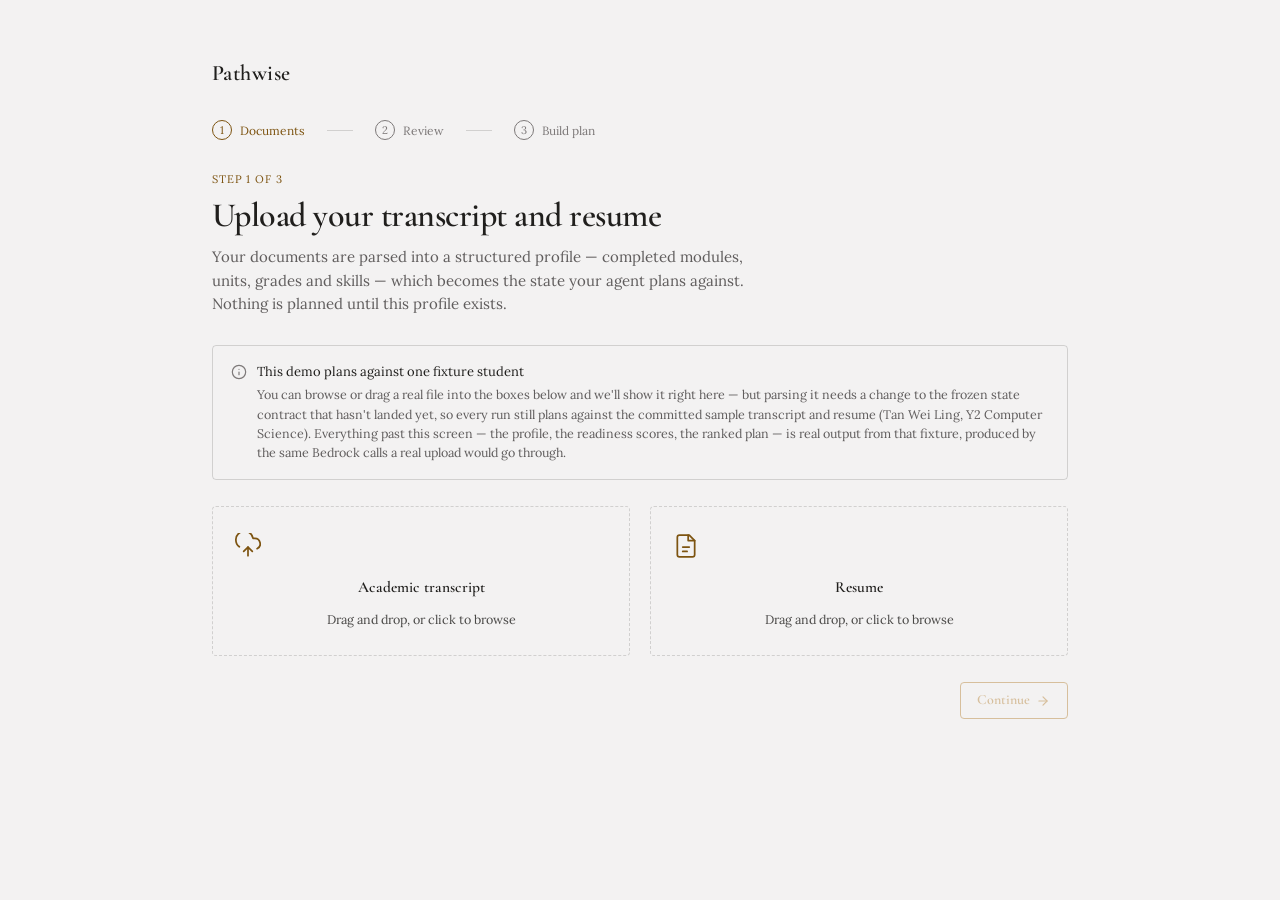
<file: web/index.html>
<!DOCTYPE html>
<html lang="en">
<head>
<meta charset="utf-8">
<meta name="viewport" content="width=device-width, initial-scale=1">
<title>Pathwise</title>
<link rel="preconnect" href="https://fonts.googleapis.com">
<link rel="preconnect" href="https://fonts.gstatic.com" crossorigin>
<link href="https://fonts.googleapis.com/css2?family=Cormorant+Garamond:wght@400;600&family=Lora:wght@400;600&display=swap" rel="stylesheet">
<link rel="stylesheet" href="styles.css">
</head>
<body>
<div id="app" style="display:flex;height:100vh;width:100%;background:var(--color-bg);font-family:var(--font-body);color:var(--color-text);overflow:hidden"></div>
<script src="app.js"></script>
</body>
</html>
</file>
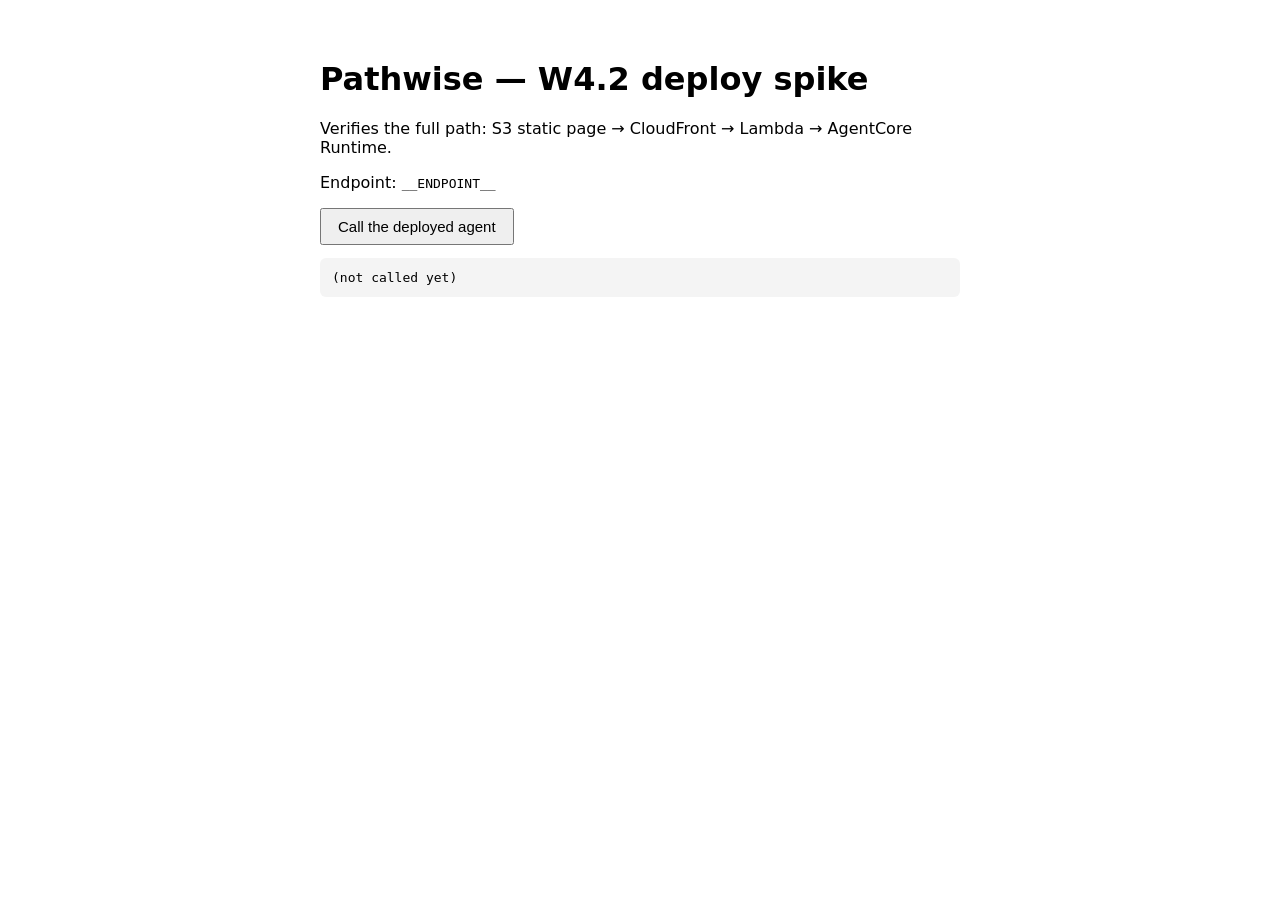
<file: infra/spike_test/index.html>
<!DOCTYPE html>
<html lang="en">
<head>
<meta charset="utf-8">
<title>Pathwise deploy spike</title>
<style>
  body { font-family: system-ui, sans-serif; max-width: 640px; margin: 60px auto; padding: 0 20px; }
  button { font-size: 15px; padding: 8px 16px; cursor: pointer; }
  pre { background: #f4f4f4; padding: 12px; border-radius: 6px; white-space: pre-wrap; word-break: break-word; }
</style>
</head>
<body>
<h1>Pathwise — W4.2 deploy spike</h1>
<p>Verifies the full path: S3 static page &rarr; CloudFront &rarr; Lambda &rarr; AgentCore Runtime.</p>
<p>Endpoint: <code id="endpoint"></code></p>
<button onclick="ping()">Call the deployed agent</button>
<pre id="result">(not called yet)</pre>
<script>
// Set at upload time by infra/deploy_s3_site.py — not hardcoded in source control.
const ENDPOINT = "__ENDPOINT__";
document.getElementById("endpoint").textContent = ENDPOINT;

async function sha256Hex(text) {
  const bytes = new TextEncoder().encode(text);
  const digest = await crypto.subtle.digest("SHA-256", bytes);
  return Array.from(new Uint8Array(digest)).map(b => b.toString(16).padStart(2, "0")).join("");
}

async function ping() {
  const out = document.getElementById("result");
  out.textContent = "calling...";
  try {
    const body = JSON.stringify({ prompt: "hello from the browser" });
    // CloudFront's OAC signs the request to the Lambda Function URL, but Lambda
    // doesn't support unsigned payloads for POST/PUT — the client must supply
    // this hash itself. See AWS docs: "Restrict access to a Lambda function
    // URL origin". No AWS credentials involved, just a hash of our own body.
    const bodyHash = await sha256Hex(body);
    const res = await fetch(ENDPOINT, {
      method: "POST",
      headers: {
        "content-type": "application/json",
        "x-amz-content-sha256": bodyHash,
      },
      body,
    });
    const responseBody = await res.text();
    out.textContent = `HTTP ${res.status}\n${responseBody}`;
  } catch (err) {
    out.textContent = "fetch failed: " + err;
  }
}
</script>
</body>
</html>
</file>
<file: web/styles.css>
/* Classical — design-system tokens and component classes. This file is the source of truth
   for the system's look. Ported from Preview V3.html (the Claude Design canvas export) for
   W4.3; fonts come from the Google Fonts CDN link in index.html instead of embedded woff2. */

:root {
  --color-bg: #f3f2f2;
  --color-surface: #eae9e9;
  --color-text: #201f1d;
  --color-accent: #b68235;
  --color-accent-2: #ac803e;
  --color-divider: color-mix(in srgb, #201f1d 16%, transparent);

  /* Tonal ramps — generated in OKLCH on one shared lightness scale, so the
     same step of any role matches the others in visual value. */
  --color-neutral-100: #f8f4f4;
  --color-neutral-200: #eae7e7;
  --color-neutral-300: #d7d3d3;
  --color-neutral-400: #bab6b6;
  --color-neutral-500: #9b9797;
  --color-neutral-600: #7d7979;
  --color-neutral-700: #605d5d;
  --color-neutral-800: #444141;
  --color-neutral-900: #2d2b2b;

  --color-accent-100: #fff3e4;
  --color-accent-200: #ffe3bf;
  --color-accent-300: #facb8d;
  --color-accent-400: #e1ad66;
  --color-accent-500: #c28d41;
  --color-accent-600: #a06f24;
  --color-accent-700: #7d5411;
  --color-accent-800: #5a3b0a;
  --color-accent-900: #3a270d;

  --color-accent-2-100: #fff3e4;
  --color-accent-2-200: #ffe3be;
  --color-accent-2-300: #f5cd96;
  --color-accent-2-400: #dbaf70;
  --color-accent-2-500: #bc8f4e;
  --color-accent-2-600: #9b7232;
  --color-accent-2-700: #79561f;
  --color-accent-2-800: #573d14;
  --color-accent-2-900: #382810;

  --font-heading: "Cormorant Garamond", system-ui, sans-serif;
  --font-heading-weight: 600; /* review round 3: bold retired — semibold is the
     interface headings' ceiling (they need the weight at small sizes); display
     text goes lighter still, to the normal cut (see the deck) */
  --font-body: "Lora", system-ui, sans-serif;

  --space-1: 4.6px;
  --space-2: 9.2px;
  --space-3: 13.8px;
  --space-4: 18.4px;
  --space-6: 27.6px;
  --space-8: 36.8px;

  --radius-sm: 2px;
  --radius-md: 4px;
  --radius-lg: 7px;

  /* Elevation — derived from the ground: soft ink-tinted shadows on a
     light theme, a hairline edge + ambient darkness on a dark one. */
  --shadow-sm: 0 1px 2px color-mix(in srgb, #2d2b2b 14%, transparent);
  --shadow-md: 0 3px 10px color-mix(in srgb, #2d2b2b 16%, transparent);
  --shadow-lg: 0 12px 32px color-mix(in srgb, #2d2b2b 22%, transparent);
}

body {
  background: var(--color-bg);
  color: var(--color-text);
  font-family: var(--font-body);
}
h1, h2, h3, h4 { font-family: var(--font-heading); font-weight: var(--font-heading-weight); }

.plate{filter:sepia(0.22) saturate(0.82) contrast(1.05);box-sizing:border-box;
  border:6px solid var(--color-surface);outline:1px solid var(--color-divider)}

/* ══════════════════════════════════════════════════════════════════════════
   Components — built with the tokens above. Plain CSS
   on plain HTML: no JavaScript, no build step. Each class is documented in
   readme.md and demonstrated in foundations/ and components/.
   ══════════════════════════════════════════════════════════════════════ */

*, *::before, *::after { box-sizing: border-box; }
body { margin: 0; font-size: 15px; line-height: 1.55; font-weight: 400; }
h1, h2, h3, h4, h5, h6 {
  font-family: var(--font-heading); font-weight: var(--font-heading-weight);
  line-height: 1.12; letter-spacing: -0.015em; margin: 0 0 var(--space-2);
}
h1 { font-size: 42px; }
h2 { font-size: 32px; }
h3 { font-size: 25px; }
h4 { font-size: 20px; }
h5 { font-size: 16px; }
h6 { font-size: 13px; }
h6 { letter-spacing: 0.08em; text-transform: uppercase; }
p { margin: 0 0 var(--space-3); }
a { color: var(--color-accent); text-underline-offset: 3px; }
img { display: block; max-width: 100%; }
figure { margin: 0; }
figcaption {
  font-size: 11px; margin-top: var(--space-1);
  color: color-mix(in srgb, var(--color-text) 55%, transparent);
}
.text-muted { color: color-mix(in srgb, var(--color-text) 55%, transparent); }
:focus { outline: none; }
:focus-visible { outline: 2px solid var(--color-accent); outline-offset: 2px; }
::selection { background: color-mix(in srgb, var(--color-accent) 30%, transparent); }

/* — rules — */
.hr {
  height: 1px; border: 0; margin: var(--space-4) 0;
  background: var(--color-divider);
}

/* — buttons — */
.btn {
  display: inline-flex; align-items: center; justify-content: center; gap: 6px;
  cursor: pointer; text-decoration: none;
  font-family: var(--font-heading); font-weight: var(--font-heading-weight);
  font-size: 14px; line-height: 1.2; color: var(--color-text); /* matches the .input's 14px —
     the pair sits side by side in sign-up rows */
  background: transparent; border: 1px solid transparent;
  padding: var(--space-2) calc(var(--space-3) * 1.2);
  border-radius: var(--radius-md);
}
.btn svg { display: block; }
.btn:disabled { opacity: 0.45; cursor: not-allowed; }
.btn-primary { color: var(--color-accent); border-color: var(--color-accent); }
.btn-primary:hover { background: color-mix(in srgb, var(--color-accent) 12%, transparent); }
.btn-primary:active { background: color-mix(in srgb, var(--color-accent) 22%, transparent); }
.btn-secondary { border-color: var(--color-divider); }
.btn-secondary:hover { background: color-mix(in srgb, var(--color-text) 7%, transparent); }
.btn-secondary:active { background: color-mix(in srgb, var(--color-text) 14%, transparent); }
.btn-ghost { color: var(--color-accent); padding-inline: var(--space-1); }
.btn-ghost:hover { background: color-mix(in srgb, var(--color-accent) 10%, transparent); }
.btn-ghost:active { background: color-mix(in srgb, var(--color-accent) 18%, transparent); }
.btn-icon { width: 36px; height: 36px; padding: 0; }
.btn-block { width: 100%; margin-top: var(--space-2); }

/* — forms — */
.field > label {
  display: block; font-size: 12px; margin-bottom: 5px;
  color: color-mix(in srgb, var(--color-text) 70%, transparent);
}
.input {
  width: 100%; min-height: 36px; padding: 6px 10px; font: inherit;
  font-size: 14px; color: var(--color-text); caret-color: var(--color-accent);
  background: transparent;
  border: 1px solid var(--color-divider); border-radius: var(--radius-md);
}
.input:hover { border-color: color-mix(in srgb, var(--color-text) 45%, transparent); }
.input:focus-visible { border-color: var(--color-accent); outline-offset: 0; }
textarea.input { min-height: 90px; resize: vertical; }
.radio { display: inline-flex; align-items: center; gap: 8px; cursor: pointer; font-size: 14px; }
.radio input, .seg-opt input {
  position: absolute; opacity: 0; width: 0; height: 0; pointer-events: none;
}
.radio .dot {
  width: 16px; height: 16px; flex: none; border-radius: 50%;
  border: 1.5px solid var(--color-divider);
}
.radio:hover .dot { border-color: var(--color-accent); }
.radio input:checked + .dot {
  border-color: var(--color-accent); background: var(--color-accent);
  box-shadow: inset 0 0 0 4px var(--color-bg);
}
.radio input:focus-visible + .dot { outline: 2px solid var(--color-accent); outline-offset: 2px; }
.seg {
  display: inline-flex; overflow: hidden;
  border: 1px solid var(--color-divider); border-radius: var(--radius-md);
}
.seg-opt {
  display: inline-flex; align-items: center; gap: 6px;
  padding: 7px 12px; font-size: 13px; cursor: pointer;
}
.seg-opt + .seg-opt { border-left: 1px solid var(--color-divider); }
.seg-opt:has(input:checked) { color: var(--color-accent); box-shadow: inset 0 0 0 1px var(--color-accent); }
.seg-opt:not(:has(input:checked)):hover { background: color-mix(in srgb, var(--color-text) 7%, transparent); }
.seg-opt:has(input:focus-visible) { outline: 2px solid var(--color-accent); outline-offset: -2px; }

/* — cards — */
.card {
  display: flex; flex-direction: column; gap: var(--space-2);
  padding: var(--space-3); border-radius: var(--radius-md); background: transparent; border: 1px solid var(--color-divider);
}
.card-kicker { font-size: 10px; letter-spacing: 0.1em; text-transform: uppercase; color: var(--color-accent); }
.card-title {
  font-family: var(--font-heading); font-weight: var(--font-heading-weight);
  font-size: 17px; line-height: 1.2;
}
.card-body { margin: 0; font-size: 13px; opacity: 0.8; flex: 1; }
.card-meta {
  display: flex; align-items: center; gap: 6px; font-size: 11px;
  color: color-mix(in srgb, var(--color-text) 50%, transparent);
}
.elev-sm { box-shadow: var(--shadow-sm); }
.elev-md { box-shadow: var(--shadow-md); }
.elev-lg { box-shadow: var(--shadow-lg); }

/* — tags — */
.tag {
  display: inline-flex; align-items: center; font-size: 11px;
  letter-spacing: 0.02em; padding: 3px 10px;
  border-radius: calc(var(--radius-md) * 0.75);
}
.tag-accent { background: var(--color-accent-100); color: var(--color-accent-800); }
.tag-accent-2 { background: var(--color-accent-2-100); color: var(--color-accent-2-800); }
.tag-neutral { background: var(--color-neutral-100); color: var(--color-neutral-800); }
.tag-outline { border: 1px solid var(--color-accent); color: var(--color-accent); }

/* — navigation — */
.nav {
  display: flex; align-items: center; gap: var(--space-4);
  padding: var(--space-3) var(--space-4);
  border-bottom: 1px solid var(--color-divider);
}
.nav-brand {
  font-family: var(--font-heading); font-weight: var(--font-heading-weight);
  font-size: 18px; margin-right: auto;
}
.nav a { color: inherit; text-decoration: none; font-size: 14px; }
.nav a:hover, .nav a[aria-current='page'] { color: var(--color-accent); }

/* — tables — */
.table { width: 100%; border-collapse: collapse; font-size: 14px; }
.table th {
  text-align: left; font-size: 11px; letter-spacing: 0.08em; text-transform: uppercase;
  color: color-mix(in srgb, var(--color-text) 60%, transparent);
  padding: var(--space-2); border-bottom: 1px solid var(--color-divider);
}
.table td {
  padding: var(--space-2);
  border-bottom: 1px solid var(--color-divider);
}
.table tbody tr:hover { background: color-mix(in srgb, var(--color-text) 4%, transparent); }

/* — dialog — */
.dialog-backdrop {
  position: fixed; inset: 0; display: grid; place-items: center;
  padding: var(--space-4);
  background: color-mix(in srgb, var(--color-neutral-900) 50%, transparent);
}
.dialog {
  width: min(440px, 100%); display: flex; flex-direction: column; gap: var(--space-3);
  padding: var(--space-4); border-radius: var(--radius-lg);
  background: var(--color-surface); box-shadow: var(--shadow-lg); border: 1px solid var(--color-divider);
}
.dialog-title {
  font-family: var(--font-heading); font-weight: var(--font-heading-weight);
  font-size: 20px;
}
.dialog-body { font-size: 14px; opacity: 0.85; }
.dialog-actions { display: flex; justify-content: flex-end; gap: var(--space-2); margin-top: var(--space-2); }

/* — app shell (page-specific, was the second <style> in the design canvas) — */
a{color:var(--color-accent-700)}
a:hover{color:var(--color-accent-900)}
.navitem{display:flex;align-items:center;gap:10px;padding:9px 14px;border-radius:var(--radius-md);font-size:14px;cursor:pointer;text-decoration:none}
.scenario-seg{display:flex;border:1px solid var(--color-divider);border-radius:var(--radius-md);overflow:hidden}
.scenario-opt{padding:7px 14px;font-size:12.5px;cursor:pointer;background:transparent;border:none;font-family:var(--font-body)}
.stepdot{display:flex;align-items:center;gap:8px;font-size:12px;cursor:pointer;background:none;border:none;font-family:var(--font-body);padding:0}
.whybtn{font-size:11.5px;color:var(--color-accent-700);background:none;border:none;padding:0;cursor:pointer;font-family:var(--font-body);text-decoration:underline;text-underline-offset:2px}
.decomp{margin-top:10px;border:1px solid var(--color-divider);border-radius:var(--radius-md);padding:12px 14px}
.decomp-grid{display:grid;grid-template-columns:repeat(4,1fr);gap:14px}
.decomp-k{font-size:10px;text-transform:uppercase;letter-spacing:.07em;color:var(--color-neutral-600)}
.decomp-v{font-size:16px;font-variant-numeric:tabular-nums;font-family:var(--font-heading)}
.decomp-note{margin:10px 0 0;font-size:11.5px;color:var(--color-neutral-600);line-height:1.5}
.barrow{display:grid;grid-template-columns:190px 1fr 42px 34px;gap:12px;align-items:center;font-size:12.5px}
.bartrack{height:6px;border-radius:3px;background:var(--color-neutral-200);overflow:hidden}
.rmitem{font-size:12px;line-height:1.55;margin:0}
.kindtag{font-size:9.5px;letter-spacing:.1em;text-transform:uppercase;padding:2px 7px;border-radius:3px;font-weight:600}
.swpill{width:34px;height:18px;border-radius:9px;border:none;padding:2px;display:flex;align-items:center;cursor:pointer;flex:none}
.tracebox{margin-top:9px;padding:10px 0 0 11px;border-left:2px solid var(--color-accent-500);display:flex;flex-direction:column;gap:10px}
.tracehd{font-size:11px;font-weight:600;letter-spacing:.01em}
.tracenote{margin:3px 0 0;font-size:11px;line-height:1.5;color:var(--color-neutral-700)}
.arow{display:grid;grid-template-columns:13px 1fr;gap:7px;align-items:start}
.aname{font-size:11.5px;font-weight:600}
.ameta{font-size:10.5px;color:var(--color-neutral-600)}
.stepno{font-size:10.5px;color:var(--color-neutral-400);font-variant-numeric:tabular-nums;text-align:right;padding-top:3px}
</file>
